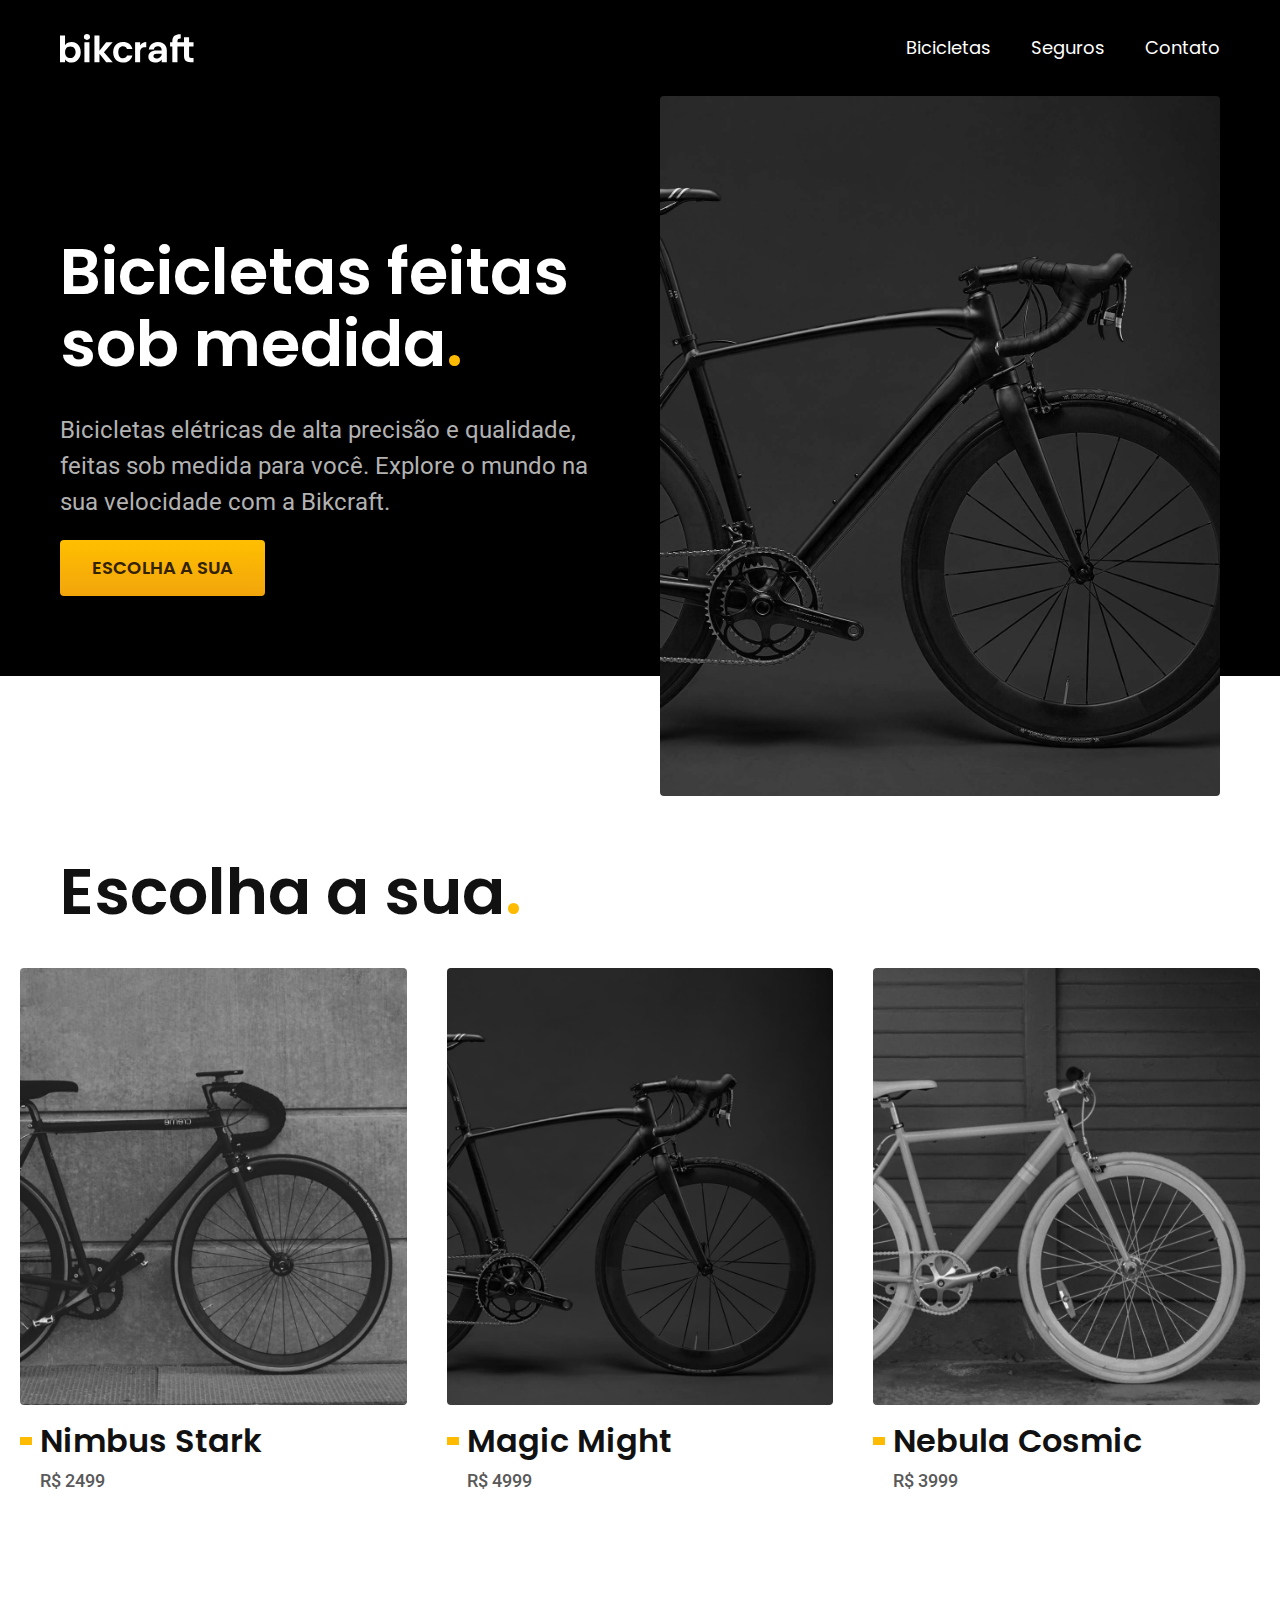
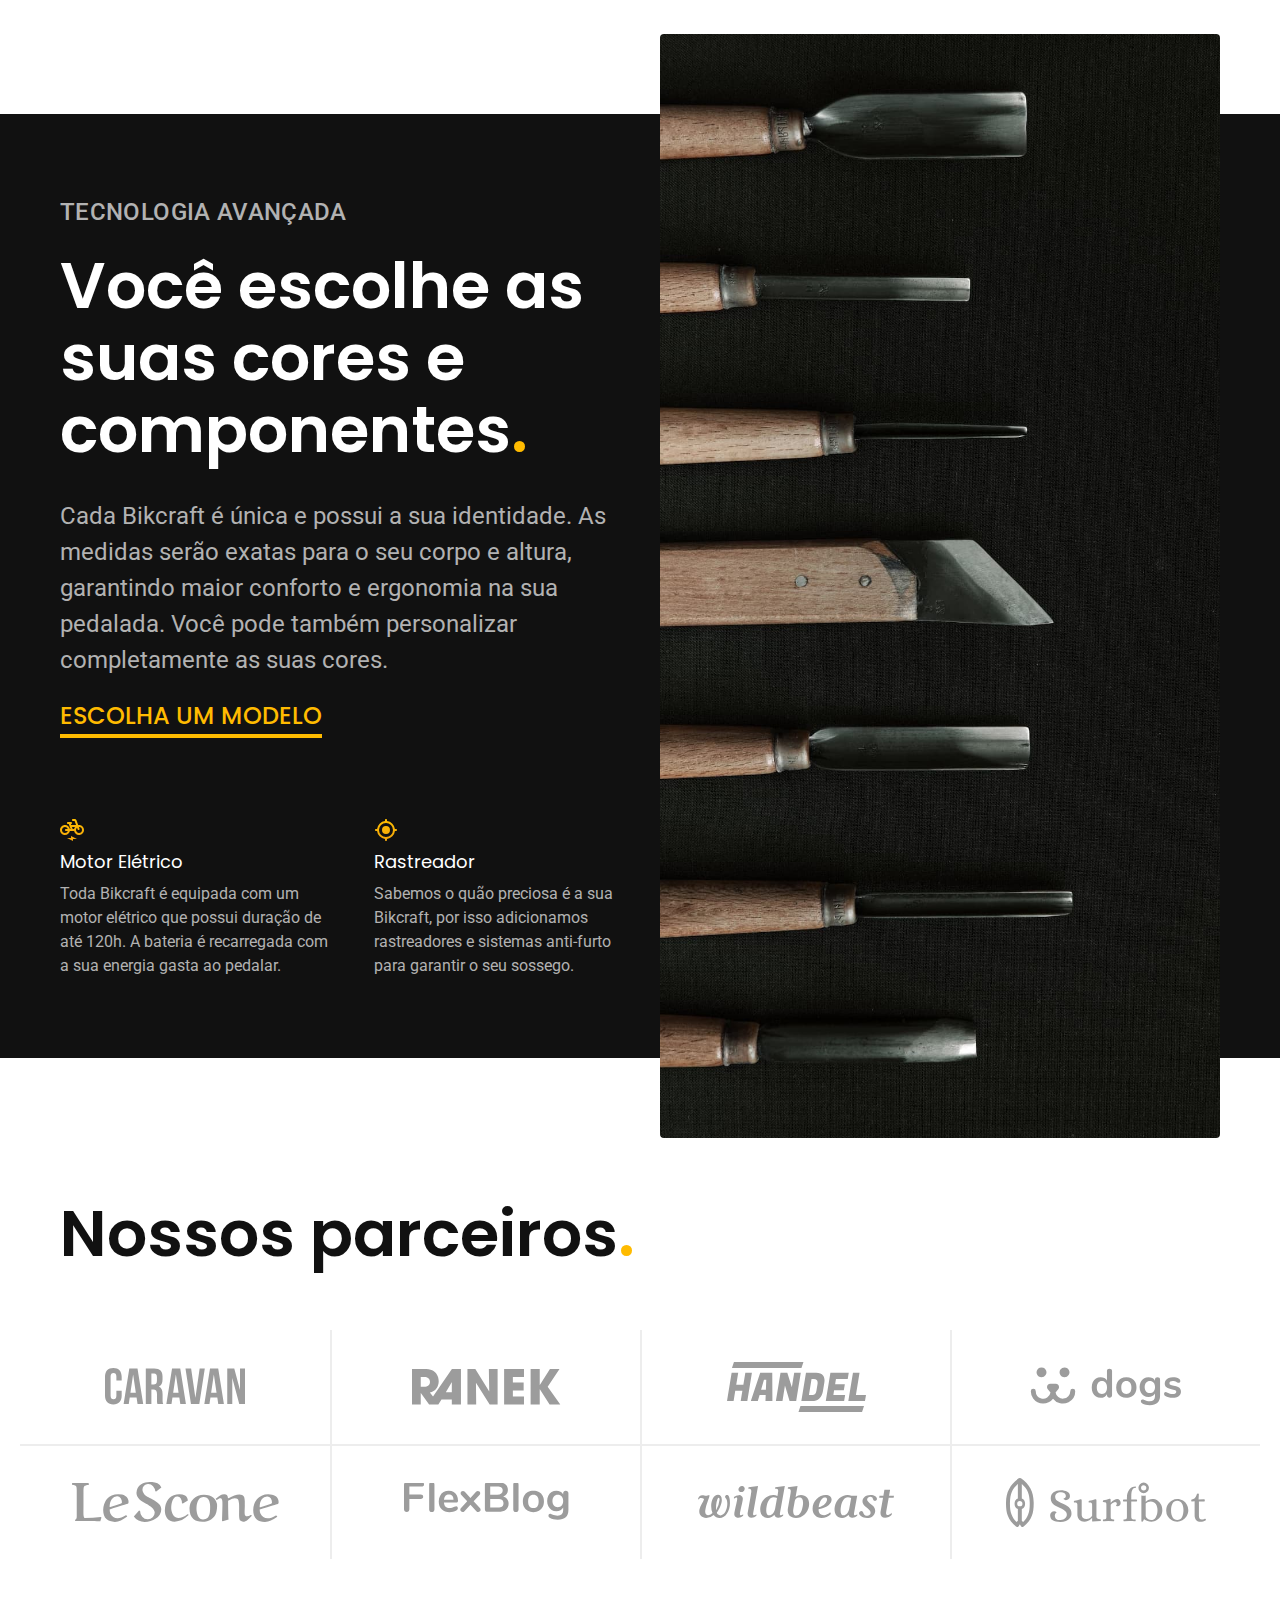
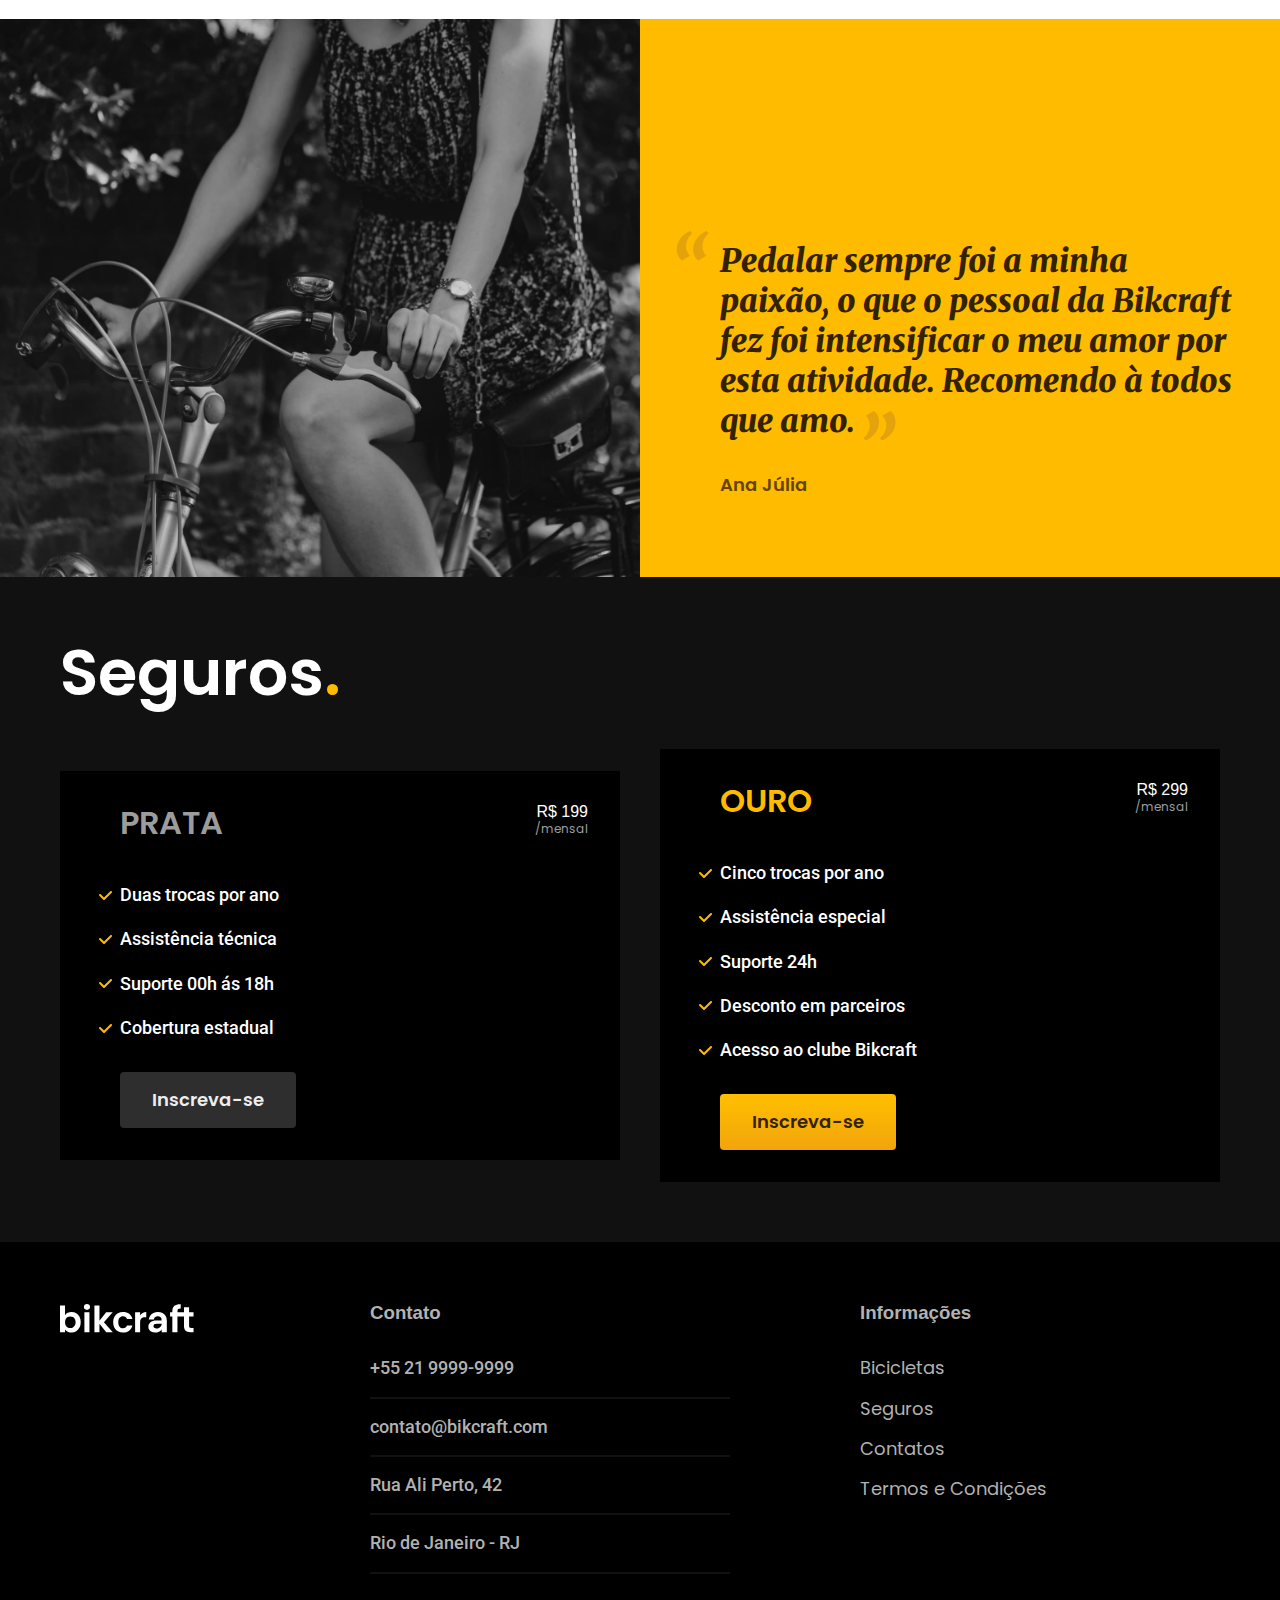
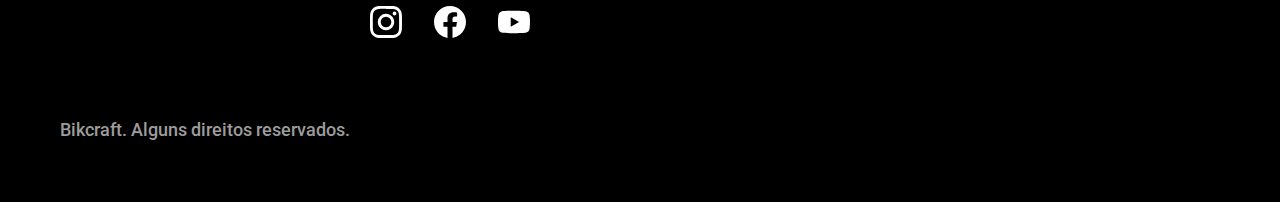
<file: index.html>
<!DOCTYPE html>
<html lang="en">

<head>
  <meta charset="UTF-8">
  <meta http-equiv="X-UA-Compatible" content="IE=edge">
  <meta name="viewport" content="width=device-width, initial-scale=1.0">
  <title>Bikcraft - Bicicletas Elétricas</title>
  <meta name="description" content="Bicicletas elétricas de alta precisão e qualidade,  feitas sob medida para o cliente. Explore o mundo na sua velocidade com a Bikcraft.">

  <link rel="stylesheet" href="./css/style.css">

  <link rel="preconnect" href="https://fonts.googleapis.com">
  <link rel="preconnect" href="https://fonts.gstatic.com" crossorigin>
  <link href="https://fonts.googleapis.com/css2?family=Merriweather:ital,wght@0,900;1,900&family=Poppins:wght@400;600&family=Roboto:wght@400;500&display=swap" rel="stylesheet">
</head>

<body>

  <header class="header-bg">
    <div class="header container"> <!-- Usada essa tag porque o bg da página é direferente da cor do menu e fica de ponta a ponta-->
      <a href="./"><img src="./img/bikcraft.svg" alt="logo bikcraft"></a>

      <nav class="primaria">
        <ul class="header-menu font-1-m cor-0">
          <li><a href="./bicicletas.html"> Bicicletas </a></li>
          <li><a href="./seguros.html"> Seguros </a></li>
          <li><a href="./contato.html"> Contato </a></li>
        </ul>
      </nav>
    </div>
  </header>

  <main class="intro-bg">
    <div class="intro container">
      <div class="intro-content">
        <h1 class="font-1-xxl cor-0">Bicicletas feitas sob medida<span class="cor-p1">. </span></h1>
        <p class="font-2-l cor-5">
          Bicicletas elétricas de alta precisão e qualidade, feitas sob medida para você. Explore o mundo na sua velocidade com a Bikcraft.
        </p>
        <a href="./bicicletas.html" class="botao"> ESCOLHA A SUA</a>
      </div>
      <div class="intro-img">
        <img src="./img/fotos/introducao.jpg" alt="bicicleta cinza">
      </div>
    </div>
  </main>

  <article class="bikes-list">
    <h2 class="container font-1-xxl">Escolha a sua<span class="cor-p1">. </span></h2>
    <ul>
      <li>
        <a href="./bicicletas/magic.html">
          <img src="./img/bicicletas/magic-home.jpg" alt="bicicleta preta">
          <h3 class="font-1-xl">Nimbus Stark</h3>
          <span class="font-2-m cor-8">R$ 2499</span>
        </a>
      </li>

      <li>
        <a href="./bicicletas/nimbus.html">
          <img src="./img/bicicletas/nimbus-home.jpg" alt="bicicleta preta">
          <h3 class="font-1-xl">Magic Might</h3>
          <span class="font-2-m cor-8">R$ 4999</span>
        </a>
      </li>

      <li>
        <a href="./bicicletas/nebula.html">
          <img src="./img/bicicletas/nebula-home.jpg" alt="bicicleta preta">
          <h3 class="font-1-xl">Nebula Cosmic</h3>
          <span class="font-2-m cor-8">R$ 3999</span>
        </a>
      </li>
    </ul>
  </article>

  <article class="tech-bg">
    <div class="tech container">
      <div class="tech-content">
        <span class="font-2-l-b cor-5">Tecnologia Avançada</span>
        <h2 class="font-1-xxl cor-0">Você escolhe as suas cores e componentes<span class="cor-p1">.</span></h2>
        <p class="font-2-l cor-5">Cada Bikcraft é única e possui a sua identidade. As medidas serão exatas para o seu corpo e altura, garantindo maior conforto e ergonomia na sua pedalada. Você pode também personalizar completamente as suas cores.
        </p>
        <a class="link" href="./bicicletas.html">Escolha um modelo</a>

        <div class="tech-vantagens">
          <div>
            <img src="./img/icones/eletrica.svg" alt="">
            <h3 class="font-1-m cor-0">Motor Elétrico</h3>
            <p class="font-2-s cor-5">Toda Bikcraft é equipada com um motor elétrico que possui duração de até 120h. A bateria é recarregada com a sua energia gasta ao pedalar.</p>
          </div>
          <div>
            <img src="./img/icones/rastreador.svg" alt="">
            <h3 class="font-1-m cor-0">Rastreador</h3>
            <p class="font-2-s cor-5">Sabemos o quão preciosa é a sua Bikcraft, por isso adicionamos rastreadores e sistemas anti-furto para garantir o seu sossego.</p>
          </div>
        </div>
      </div>

      <div class="tech-img">
        <img src="./img/fotos/tecnologia.jpg">
      </div>
    </div>
  </article>

  <section class="partners" aria-label="Nossos parceiros">
    <h2 class="container font-1-xxl">Nossos parceiros<span class="cor-p1">. </span></h2>

    <ul>
      <li><img src="./img/parceiros/caravan.svg" alt="caravan">
      </li>
      <li><img src="./img/parceiros/ranek.svg" alt="ranek">
      </li>
      <li><img src="./img/parceiros/handel.svg" alt="handel">
      </li>
      <li><img src="./img/parceiros/dogs.svg" alt="dogs">
      </li>
      <li><img src="./img/parceiros/lescone.svg" alt="lescone">
      </li>
      <li><img src="./img/parceiros/flexblog.svg" alt="flexblog">
      </li>
      <li><img src="./img/parceiros/wildbeast.svg" alt="wildbeast">
      </li>
      <li><img src="./img/parceiros/surfbot.svg" alt="surfbot">
      </li>
    </ul>
  </section>

  <section class="depoiment" aria-label="Depoimento ">
    <div>
      <img src="./img/fotos/depoimento.jpg" alt="Pessoa pedalando uma Bikcraft">
    </div>
    <div class="depoiment-content">
      <blockquote class="font-1-xl cor-p5">
        <p> Pedalar sempre foi a minha paixão, o que o pessoal da Bikcraft fez foi intensificar o meu amor por esta atividade. Recomendo à todos que amo.
        </p>
      </blockquote>
      <span class="font-1-m-b cor-p4">Ana Júlia</span>
    </div>
  </section>

  <article class="safes-bg">
    <div class="safes container">
      <h2 class="font-1-xxl cor-0">Seguros<span class="cor-p1">.</span></h2>

      <div class="safes-item">
        <h3 class="font-1-xl cor-6">PRATA
        </h3>
        <span class="font-1-x1 cor-0">R$ 199 <span class="font-1-xs cor-6">/mensal</span></span>
        <ul class="font-2-m cor-0">
          <li>Duas trocas por ano</li>
          <li>Assistência técnica</li>
          <li>Suporte 00h ás 18h</li>
          <li>Cobertura estadual</li>
        </ul>
        <a class="botao secundary" href="./orçamento.html">Inscreva-se</a>
      </div>

      <div class="safes-item">
        <h3 class="font-1-xl cor-p1">OURO
        </h3>
        <span class="font-1-x1 cor-0">R$ 299<span class="font-1-xs cor-6"> /mensal</span></span>
        <ul class="font-2-m cor-0">
          <li>Cinco trocas por ano</li>
          <li>Assistência especial</li>
          <li>Suporte 24h</li>
          <li>Desconto em parceiros</li>
          <li>Acesso ao clube Bikcraft</li>
        </ul>
        <a class="botao" href="./orçamento.html">Inscreva-se</a>
      </div>
    </div>
  </article>

  <footer class="footer-bg">
    <div class="footer container">
      <img src="./img/bikcraft.svg" alt="Bikcraft">
      <div class="footer-contact">
        <h3 class="font-2-1-b cor-5">Contato</h3>
        <ul class="font-2-m cor-5">
          <li><a href="tel:+552199999999">+55 21 9999-9999</a></li>
          <li><a href="mailto:contato@bikcraft.com">contato@bikcraft.com</a></li>
          <li>Rua Ali Perto, 42</li>
          <li>Rio de Janeiro - RJ</li>
        </ul>

        <div class="footer-redes">
          <a href="./">
            <img src="./img/redes/instagram.svg" alt="instagram">
          </a>
          <a href="./">
            <img src="./img/redes/facebook.svg" alt="facebook">
          </a>
          <a href="./">
            <img src="./img/redes/youtube.svg" alt="youtube">
          </a>
        </div>
      </div>
      <div class="footer-info">
        <h3 class="font-2-1-b cor-5">Informações</h3>
        <nav>
          <ul class="font-1-m cor-5">
            <li><a href="./bicicletas.html">Bicicletas</a></li>
            <li><a href="./seguros.html">Seguros</a></li>
            <li><a href="./contatos.html">Contatos</a></li>
            <li><a href="./terms.html">Termos e Condições</a></li>
          </ul>
        </nav>
      </div>
      <p class="footer-copy font font-2-m cor-6">Bikcraft. Alguns direitos reservados.</p>
    </div>
  </footer>
</body>

</html>
</file>
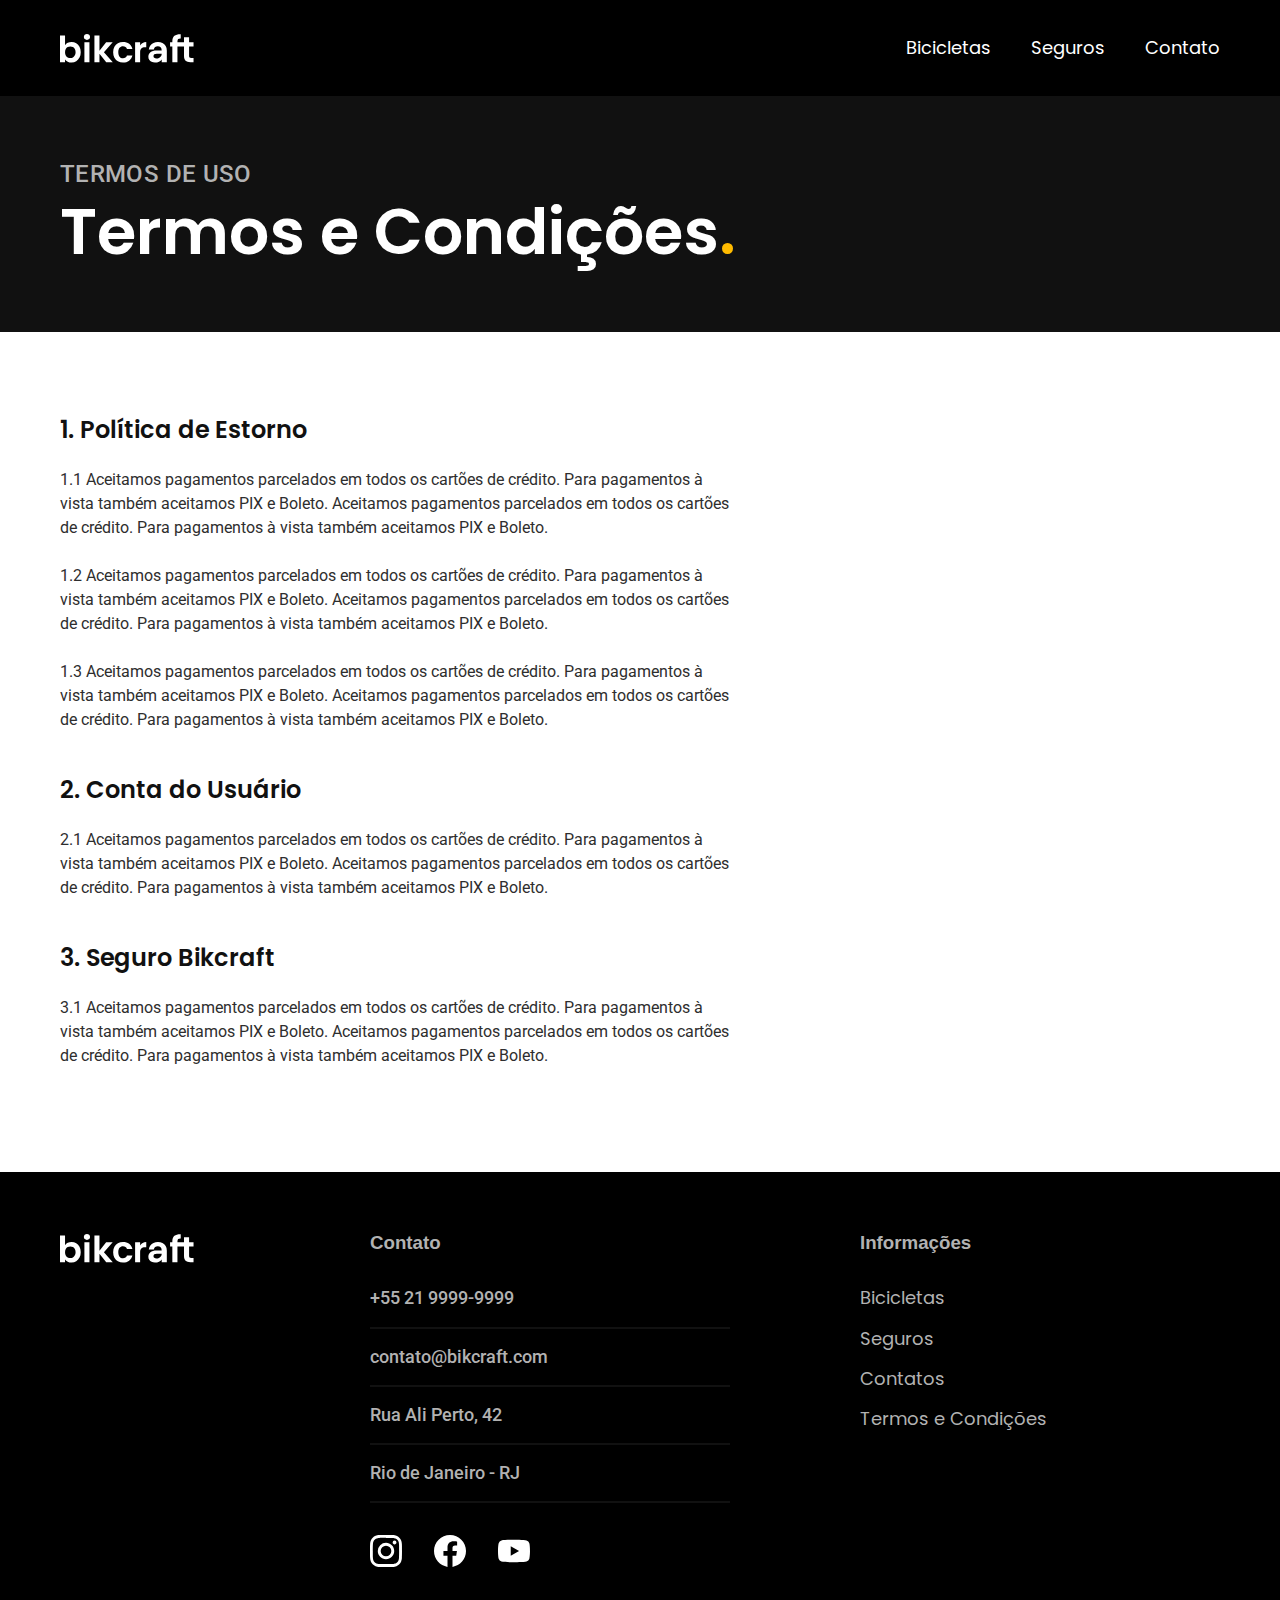
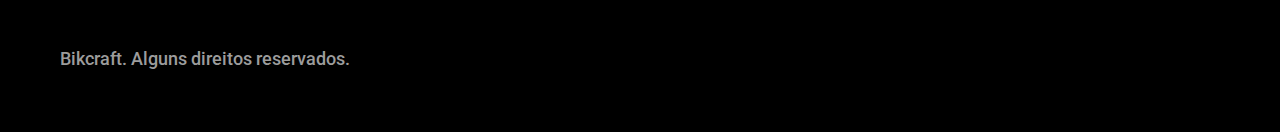
<file: terms.html>
<!DOCTYPE html>
<html lang="en">

<head>
  <meta charset="UTF-8">
  <meta http-equiv="X-UA-Compatible" content="IE=edge">
  <meta name="viewport" content="width=device-width, initial-scale=1.0">
  <title>Termos e Condições | Bikcraft</title>
  <meta name="description" content="Termos e Condições">

  <link rel="stylesheet" href="./css/style.css">

  <link rel="preconnect" href="https://fonts.googleapis.com">
  <link rel="preconnect" href="https://fonts.gstatic.com" crossorigin>
  <link href="https://fonts.googleapis.com/css2?family=Merriweather:ital,wght@0,900;1,900&family=Poppins:wght@400;600&family=Roboto:wght@400;500&display=swap" rel="stylesheet">
</head>

<body>

  <header class="header-bg">
    <div class="header container"> <!-- Usada essa tag porque o bg da página é diferente da cor do menu e fica de ponta a ponta-->
      <a href="./"><img src="./img/bikcraft.svg" alt="logo bikcraft"></a>

      <nav class="primaria">
        <ul class="header-menu font-1-m cor-0">
          <li><a href="./bicicletas.html"> Bicicletas </a></li>
          <li><a href="./seguros.html"> Seguros </a></li>
          <li><a href="./contato.html"> Contato </a></li>
        </ul>
      </nav>
    </div>
  </header>

  <main>
    <div class="title-bg">
      <div class="title container">
        <p class="font-2-l-b cor-5">Termos de uso</p>
        <h1 class="font-1-xxl cor-0">Termos e Condições<span class="cor-p1">. </span></h1>
        </p>
      </div>
    </div>

    <div class="terms font-2-s cor-10 container">
      <h2 class="font-1-l cor-11">1. Política de Estorno</h2>
      <p>1.1 Aceitamos pagamentos parcelados em todos os cartões de crédito. Para pagamentos à vista também aceitamos PIX e Boleto. Aceitamos pagamentos parcelados em todos os cartões de crédito. Para pagamentos à vista também aceitamos PIX e Boleto.</p>
      <p>1.2 Aceitamos pagamentos parcelados em todos os cartões de crédito. Para pagamentos à vista também aceitamos PIX e Boleto. Aceitamos pagamentos parcelados em todos os cartões de crédito. Para pagamentos à vista também aceitamos PIX e Boleto.</p>
      <p>1.3 Aceitamos pagamentos parcelados em todos os cartões de crédito. Para pagamentos à vista também aceitamos PIX e Boleto. Aceitamos pagamentos parcelados em todos os cartões de crédito. Para pagamentos à vista também aceitamos PIX e Boleto.</p>
      <h2 class="font-1-l cor-11">2. Conta do Usuário</h2>
      <p>2.1 Aceitamos pagamentos parcelados em todos os cartões de crédito. Para pagamentos à vista também aceitamos PIX e Boleto. Aceitamos pagamentos parcelados em todos os cartões de crédito. Para pagamentos à vista também aceitamos PIX e Boleto.</p>
      <h2 class="font-1-l cor-11">3. Seguro Bikcraft</h2>
      <p>3.1 Aceitamos pagamentos parcelados em todos os cartões de crédito. Para pagamentos à vista também aceitamos PIX e Boleto. Aceitamos pagamentos parcelados em todos os cartões de crédito. Para pagamentos à vista também aceitamos PIX e Boleto.</p>
    </div>

</main>
 

  <footer class="footer-bg">
    <div class="footer container">
      <img src="./img/bikcraft.svg" alt="Bikcraft">
      <div class="footer-contact">
        <h3 class="font-2-1-b cor-5">Contato</h3>
        <ul class="font-2-m cor-5">
          <li><a href="tel:+552199999999">+55 21 9999-9999</a></li>
          <li><a href="mailto:contato@bikcraft.com">contato@bikcraft.com</a></li>
          <li>Rua Ali Perto, 42</li>
          <li>Rio de Janeiro - RJ</li>
        </ul>

        <div class="footer-redes">
          <a href="./">
            <img src="./img/redes/instagram.svg" alt="instagram">
          </a>
          <a href="./">
            <img src="./img/redes/facebook.svg" alt="facebook">
          </a>
          <a href="./">
            <img src="./img/redes/youtube.svg" alt="youtube">
          </a>
        </div>
      </div>
      <div class="footer-info">
        <h3 class="font-2-1-b cor-5">Informações</h3>
        <nav>
          <ul class="font-1-m cor-5">
            <li><a href="./bicicletas.html">Bicicletas</a></li>
            <li><a href="./seguros.html">Seguros</a></li>
            <li><a href="./contatos.html">Contatos</a></li>
            <li><a href="./termos.html">Termos e Condições</a></li>
          </ul>
        </nav>
      </div>
      <p class="footer-copy font font-2-m cor-6">Bikcraft. Alguns direitos reservados.</p>
    </div>
  </footer>
</body>

</html>
</file>
<file: css/style.css>
@import "./global/global.css";
@import "./global/header.css";
@import "./global/footer.css";

/* UTILIDADE */
@import "./tools/tipografia.css";
@import "./tools/componentes.css";
@import "./tools/colors.css";

/* HOME */
@import "./home/introducao.css";
@import "./home/tech.css";
@import "./home/partners.css";
@import "./home/depoiment.css";

/* BIKES */
@import "./bikes/bikes-list.css";

/* SAFES */
@import "./safes/safes.css";

/* TERMS */
@import "./terms/terms.css"
</file>
